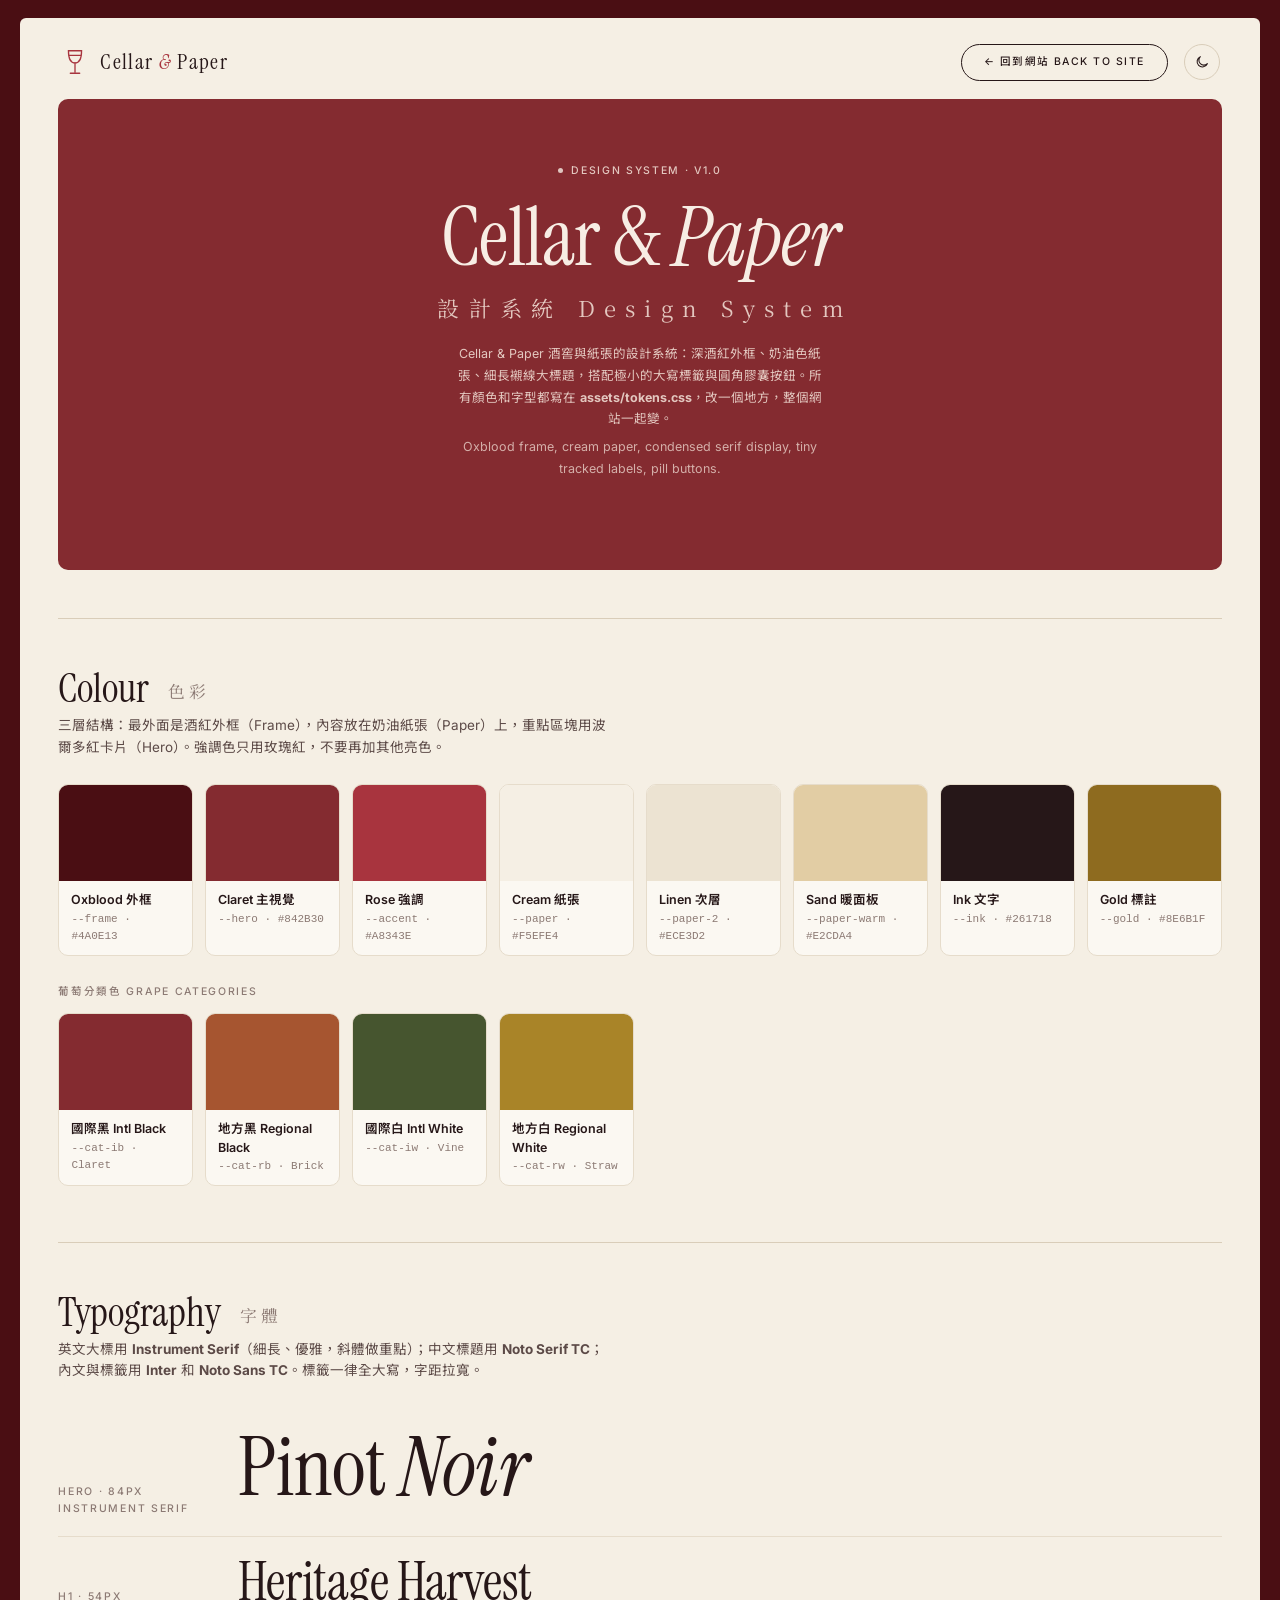
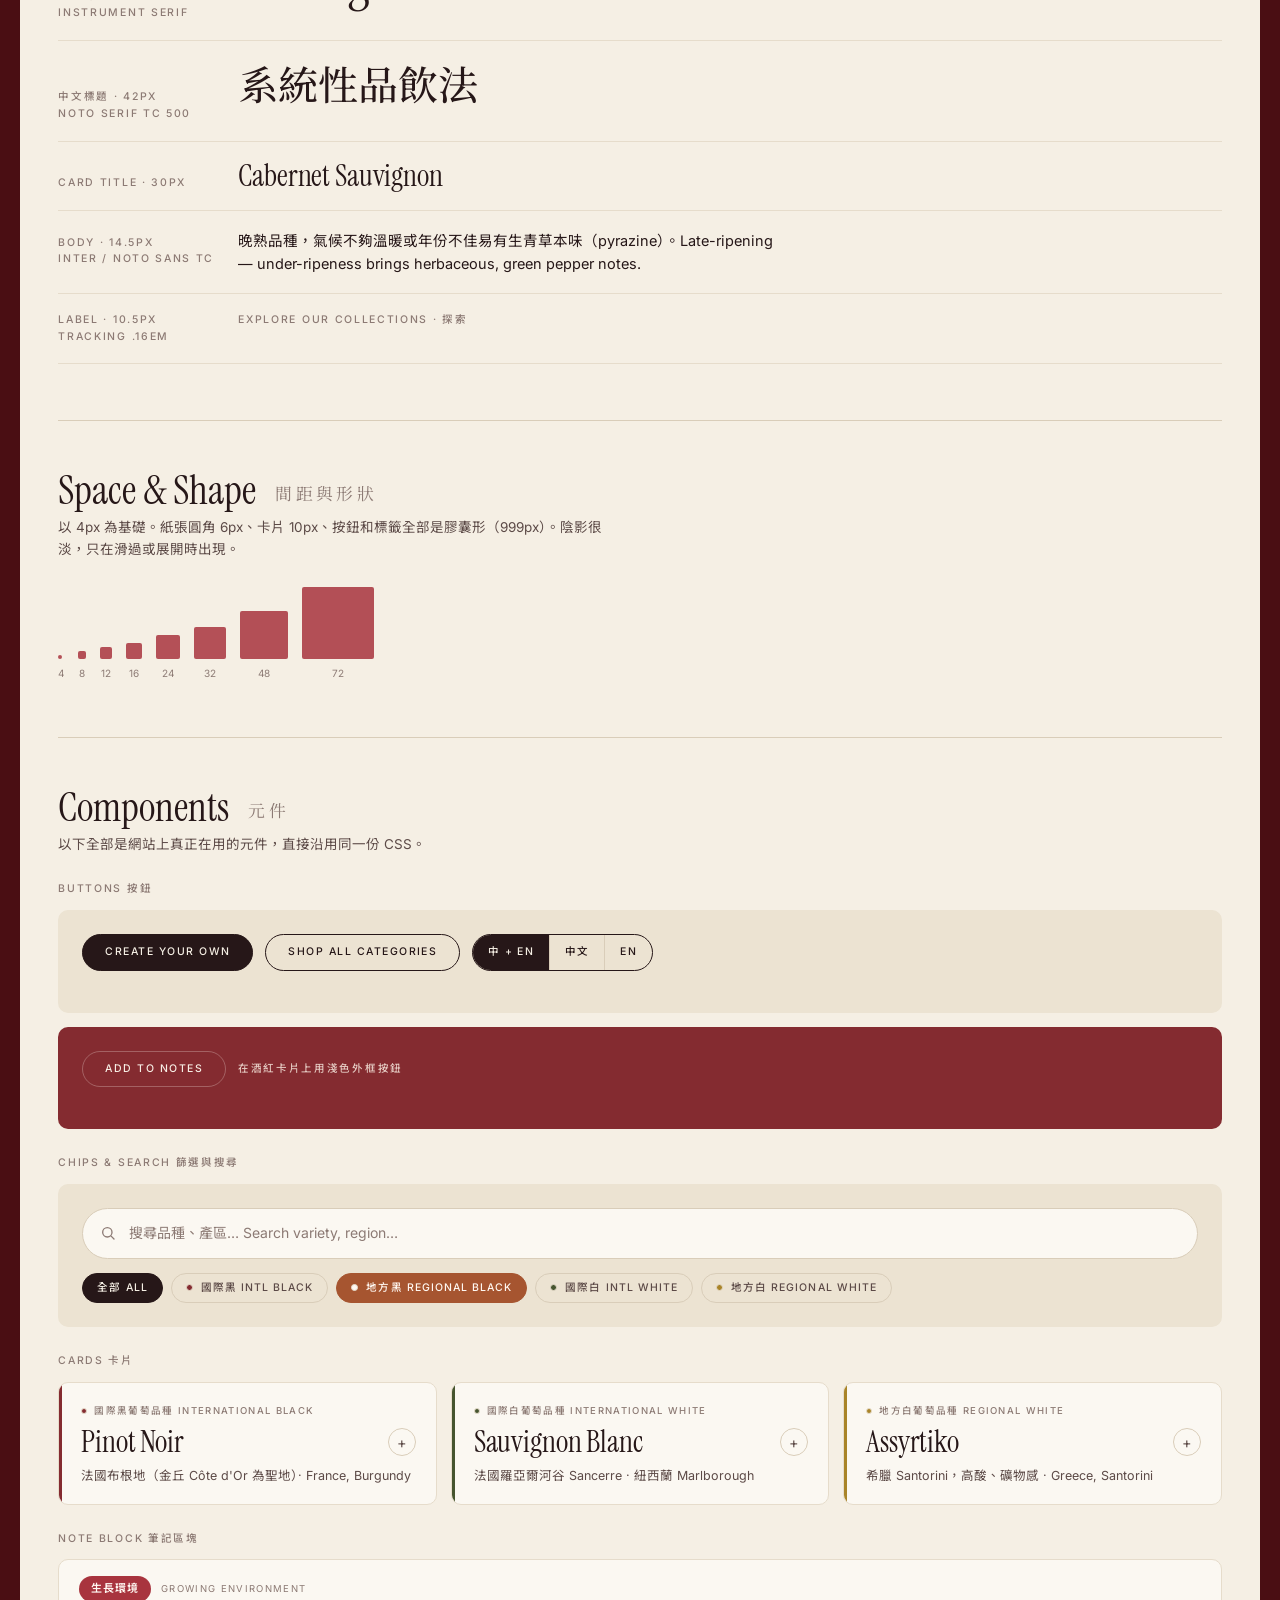
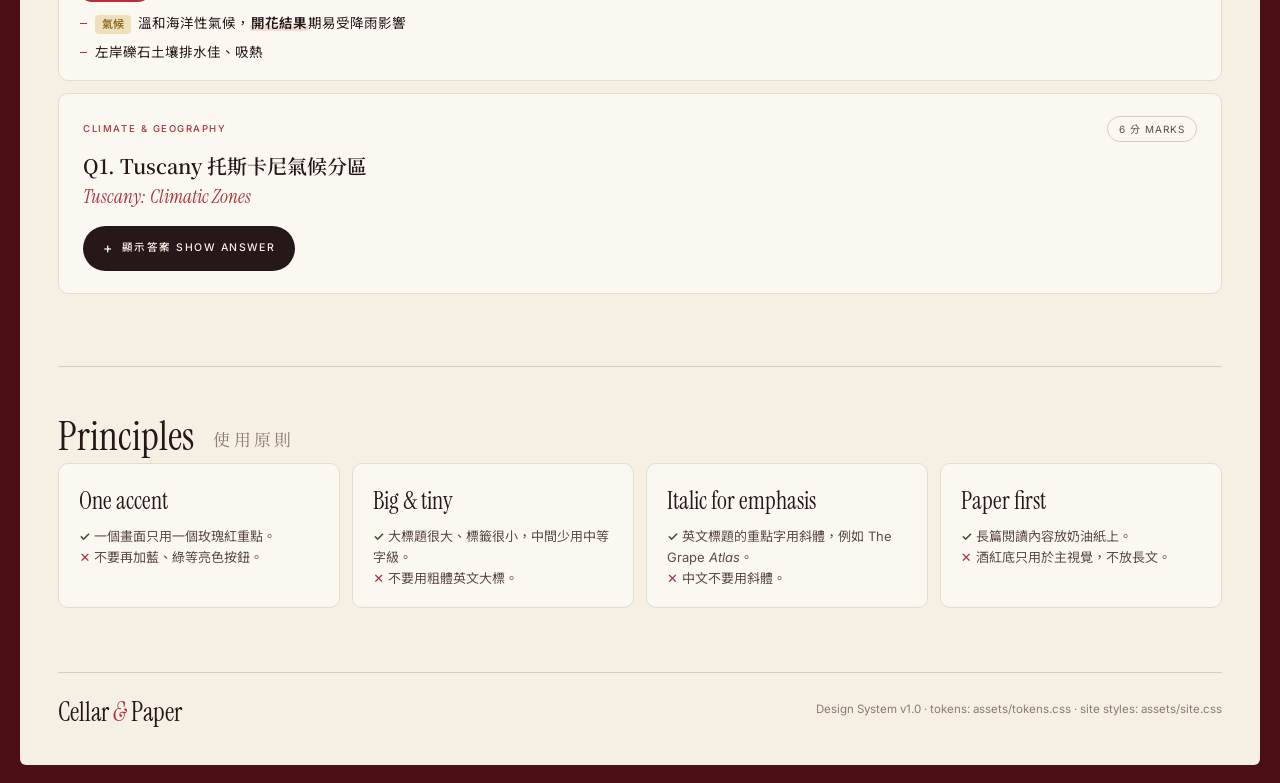
<file: design-system.html>
<!DOCTYPE html>
<html lang="zh-Hant">
<head>
<meta charset="utf-8">
<meta name="viewport" content="width=device-width, initial-scale=1">
<title>Design System · Cellar &amp; Paper</title>
<link rel="stylesheet" href="assets/tokens.css">
<link rel="stylesheet" href="assets/site.css">
<style>body{padding:18px}</style>
<style>
  .ds h2.ds-h{ font-family:var(--font-display); font-weight:400; font-size:var(--fs-h2); line-height:1.05; margin:0 0 6px; }
  .ds h2.ds-h small{ font-family:var(--font-serif-zh); font-size:.42em; color:var(--ink-faint); letter-spacing:.2em; margin-left:12px; vertical-align:middle; }
  .ds section{ padding:48px 0 8px; border-top:1px solid var(--line); margin-top:48px; }
  .ds .intro{ color:var(--ink-dim); max-width:62ch; margin:0 0 26px; font-size:13.5px; }
  .sw-grid{ display:grid; grid-template-columns:repeat(auto-fill,minmax(128px,1fr)); gap:12px; }
  .sw{ border-radius:var(--r-card); overflow:hidden; border:1px solid var(--line-soft); background:var(--surface); }
  .sw .chip-c{ height:96px; }
  .sw .meta{ padding:10px 12px; font-size:11.5px; line-height:1.5; }
  .sw .meta b{ display:block; font-weight:600; font-size:12.5px; }
  .sw .meta code{ color:var(--ink-faint); font-size:11px; }
  .type-row{ display:grid; grid-template-columns:160px 1fr; gap:20px; align-items:baseline; padding:18px 0; border-bottom:1px solid var(--line-soft); }
  .type-row .jc-label{ color:var(--ink-faint); line-height:1.6; }
  .demo-row{ display:flex; flex-wrap:wrap; gap:12px; align-items:center; margin-bottom:18px; }
  .demo-box{ background:var(--paper-2); border-radius:var(--r-card); padding:24px; margin-bottom:14px; }
  .demo-box.hero-bg{ background:var(--hero); color:var(--hero-ink); }
  .rules{ display:grid; grid-template-columns:repeat(auto-fit,minmax(240px,1fr)); gap:12px; }
  .rule{ background:var(--surface); border:1px solid var(--line-soft); border-radius:var(--r-card); padding:18px 20px; font-size:13px; color:var(--ink-dim); }
  .rule h3{ font-family:var(--font-display); font-weight:400; font-size:24px; color:var(--ink); margin:0 0 6px; }
  .rule .do{ color:var(--cat-iw); font-weight:600; } .rule .dont{ color:var(--accent); font-weight:600; }
  .space-row{ display:flex; align-items:flex-end; gap:14px; flex-wrap:wrap; }
  .space-row > div > div{ background:var(--accent); opacity:.85; border-radius:2px; }
  .space-row span{ display:block; font-size:10px; color:var(--ink-faint); margin-top:6px; text-align:center; }
  @media (max-width:600px){ .type-row{ grid-template-columns:1fr; gap:6px; } }
</style>
<script>try{if(localStorage.getItem('jc-theme')==='dark')document.documentElement.setAttribute('data-theme','dark');}catch(e){}</script>
</head>
<body>
<div class="wrap ds">
  <div class="topbar">
    <a class="brand" href="./"><svg class="brand-mark" viewBox="0 0 32 32" fill="none" stroke="currentColor" stroke-width="1.4" stroke-linecap="round" aria-hidden="true"><path d="M9 4h14c0 8-2 13-7 13S9 12 9 4z"/><path d="M10 9h12"/><path d="M16 17v10"/><path d="M11 28h10"/></svg><span class="brand-name">Cellar <i>&amp;</i> Paper</span></a>
    <div class="topbar-right"><a class="jc-btn" href="./">← 回到網站 Back to site</a><button class="jc-theme" type="button" id="theme-toggle" aria-label="切換夜間模式 Toggle dark mode"><svg class="moon" viewBox="0 0 24 24" fill="none" stroke="currentColor" stroke-width="1.6" stroke-linecap="round" stroke-linejoin="round"><path d="M20 14.5A8 8 0 1 1 9.5 4a6.5 6.5 0 0 0 10.5 10.5z"/></svg><svg class="sun" viewBox="0 0 24 24" fill="none" stroke="currentColor" stroke-width="1.6" stroke-linecap="round"><circle cx="12" cy="12" r="4"/><path d="M12 2v2M12 20v2M2 12h2M20 12h2M4.9 4.9l1.4 1.4M17.7 17.7l1.4 1.4M4.9 19.1l1.4-1.4M17.7 6.3l1.4-1.4"/></svg></button></div>
  </div>

  <header class="site" style="grid-template-columns:1fr;">
    <div class="hero-text">
      <p class="eyebrow"><span class="dot"></span>Design System · v1.0</p>
      <h1><span class="en">Cellar &amp; <i>Paper</i></span><span class="zh">設計系統 Design System</span></h1>
      <p class="lede">Cellar &amp; Paper 酒窖與紙張的設計系統：深酒紅外框、奶油色紙張、細長襯線大標題，搭配極小的大寫標籤與圓角膠囊按鈕。所有顏色和字型都寫在 <b>assets/tokens.css</b>，改一個地方，整個網站一起變。<span class="en">Oxblood frame, cream paper, condensed serif display, tiny tracked labels, pill buttons.</span></p>
    </div>
  </header>

  <!-- COLOR -->
  <section>
    <h2 class="ds-h">Colour <small>色彩</small></h2>
    <p class="intro">三層結構：最外面是酒紅外框（Frame），內容放在奶油紙張（Paper）上，重點區塊用波爾多紅卡片（Hero）。強調色只用玫瑰紅，不要再加其他亮色。</p>
    <div class="sw-grid">
      <div class="sw"><div class="chip-c" style="background:#4A0E13"></div><div class="meta"><b>Oxblood 外框</b><code>--frame · #4A0E13</code></div></div>
      <div class="sw"><div class="chip-c" style="background:#842B30"></div><div class="meta"><b>Claret 主視覺</b><code>--hero · #842B30</code></div></div>
      <div class="sw"><div class="chip-c" style="background:#A8343E"></div><div class="meta"><b>Rose 強調</b><code>--accent · #A8343E</code></div></div>
      <div class="sw"><div class="chip-c" style="background:#F5EFE4"></div><div class="meta"><b>Cream 紙張</b><code>--paper · #F5EFE4</code></div></div>
      <div class="sw"><div class="chip-c" style="background:#ECE3D2"></div><div class="meta"><b>Linen 次層</b><code>--paper-2 · #ECE3D2</code></div></div>
      <div class="sw"><div class="chip-c" style="background:#E2CDA4"></div><div class="meta"><b>Sand 暖面板</b><code>--paper-warm · #E2CDA4</code></div></div>
      <div class="sw"><div class="chip-c" style="background:#261718"></div><div class="meta"><b>Ink 文字</b><code>--ink · #261718</code></div></div>
      <div class="sw"><div class="chip-c" style="background:#8E6B1F"></div><div class="meta"><b>Gold 標註</b><code>--gold · #8E6B1F</code></div></div>
    </div>
    <h3 class="jc-label" style="color:var(--ink-faint);margin:28px 0 12px;">葡萄分類色 Grape categories</h3>
    <div class="sw-grid">
      <div class="sw"><div class="chip-c" style="background:var(--cat-ib)"></div><div class="meta"><b>國際黑 Intl Black</b><code>--cat-ib · Claret</code></div></div>
      <div class="sw"><div class="chip-c" style="background:var(--cat-rb)"></div><div class="meta"><b>地方黑 Regional Black</b><code>--cat-rb · Brick</code></div></div>
      <div class="sw"><div class="chip-c" style="background:var(--cat-iw)"></div><div class="meta"><b>國際白 Intl White</b><code>--cat-iw · Vine</code></div></div>
      <div class="sw"><div class="chip-c" style="background:var(--cat-rw)"></div><div class="meta"><b>地方白 Regional White</b><code>--cat-rw · Straw</code></div></div>
    </div>
  </section>

  <!-- TYPE -->
  <section>
    <h2 class="ds-h">Typography <small>字體</small></h2>
    <p class="intro">英文大標用 <b>Instrument Serif</b>（細長、優雅，斜體做重點）；中文標題用 <b>Noto Serif TC</b>；內文與標籤用 <b>Inter</b> 和 <b>Noto Sans TC</b>。標籤一律全大寫，字距拉寬。</p>
    <div class="type-row"><span class="jc-label">Hero · 84px<br>Instrument Serif</span><span class="jc-display" style="font-size:var(--fs-hero)">Pinot <i>Noir</i></span></div>
    <div class="type-row"><span class="jc-label">H1 · 54px<br>Instrument Serif</span><span class="jc-display" style="font-size:var(--fs-h1)">Heritage Harvest</span></div>
    <div class="type-row"><span class="jc-label">中文標題 · 42px<br>Noto Serif TC 500</span><span style="font-family:var(--font-serif-zh);font-weight:500;font-size:40px;line-height:1.2">系統性品飲法</span></div>
    <div class="type-row"><span class="jc-label">Card title · 30px</span><span class="grape-name">Cabernet Sauvignon</span></div>
    <div class="type-row"><span class="jc-label">Body · 14.5px<br>Inter / Noto Sans TC</span><span style="max-width:60ch">晚熟品種，氣候不夠溫暖或年份不佳易有生青草本味（pyrazine）。Late-ripening — under-ripeness brings herbaceous, green pepper notes.</span></div>
    <div class="type-row"><span class="jc-label">Label · 10.5px<br>tracking .16em</span><span class="jc-label">Explore our collections · 探索</span></div>
  </section>

  <!-- SPACE -->
  <section>
    <h2 class="ds-h">Space &amp; Shape <small>間距與形狀</small></h2>
    <p class="intro">以 4px 為基礎。紙張圓角 6px、卡片 10px、按鈕和標籤全部是膠囊形（999px）。陰影很淡，只在滑過或展開時出現。</p>
    <div class="space-row">
      <div><div style="width:4px;height:4px"></div><span>4</span></div>
      <div><div style="width:8px;height:8px"></div><span>8</span></div>
      <div><div style="width:12px;height:12px"></div><span>12</span></div>
      <div><div style="width:16px;height:16px"></div><span>16</span></div>
      <div><div style="width:24px;height:24px"></div><span>24</span></div>
      <div><div style="width:32px;height:32px"></div><span>32</span></div>
      <div><div style="width:48px;height:48px"></div><span>48</span></div>
      <div><div style="width:72px;height:72px"></div><span>72</span></div>
    </div>
  </section>

  <!-- COMPONENTS -->
  <section>
    <h2 class="ds-h">Components <small>元件</small></h2>
    <p class="intro">以下全部是網站上真正在用的元件，直接沿用同一份 CSS。</p>

    <h3 class="jc-label" style="color:var(--ink-faint);margin:0 0 12px;">Buttons 按鈕</h3>
    <div class="demo-box"><div class="demo-row">
      <a class="jc-btn jc-btn--solid" href="#">Create your own</a>
      <a class="jc-btn" href="#">Shop all categories</a>
      <span class="lang-toggle"><button class="active">中 + EN</button><button>中文</button><button>EN</button></span>
    </div></div>
    <div class="demo-box hero-bg"><div class="demo-row hero-cta" style="justify-content:flex-start">
      <a class="jc-btn" href="#">Add to notes</a><span class="jc-label" style="color:var(--hero-ink-dim)">在酒紅卡片上用淺色外框按鈕</span>
    </div></div>

    <h3 class="jc-label" style="color:var(--ink-faint);margin:26px 0 12px;">Chips &amp; search 篩選與搜尋</h3>
    <div class="demo-box">
      <div class="search-box" style="margin-bottom:14px"><svg viewBox="0 0 24 24" fill="none" stroke="currentColor" stroke-width="2" stroke-linecap="round"><circle cx="11" cy="11" r="7"/><path d="M21 21l-4.3-4.3"/></svg><input type="text" placeholder="搜尋品種、產區… Search variety, region…"></div>
      <div class="chip-row">
        <button class="chip active">全部 All</button>
        <button class="chip" data-cat="IB"><span class="sw"></span>國際黑 Intl Black</button>
        <button class="chip active" data-cat="RB"><span class="sw"></span>地方黑 Regional Black</button>
        <button class="chip" data-cat="IW"><span class="sw"></span>國際白 Intl White</button>
        <button class="chip" data-cat="RW"><span class="sw"></span>地方白 Regional White</button>
      </div>
    </div>

    <h3 class="jc-label" style="color:var(--ink-faint);margin:26px 0 12px;">Cards 卡片</h3>
    <div id="grid" style="margin-top:0">
      <div class="card"><div class="card-head"><span class="cat-badge" data-cat="IB"><span class="sw"></span>國際黑葡萄品種 International Black</span><div class="card-top"><span class="grape-name">Pinot Noir</span><span class="chev">+</span></div><div class="teaser">法國布根地（金丘 Côte d'Or 為聖地）· France, Burgundy</div></div></div>
      <div class="card"><div class="card-head"><span class="cat-badge" data-cat="IW"><span class="sw"></span>國際白葡萄品種 International White</span><div class="card-top"><span class="grape-name">Sauvignon Blanc</span><span class="chev">+</span></div><div class="teaser">法國羅亞爾河谷 Sancerre · 紐西蘭 Marlborough</div></div></div>
      <div class="card"><div class="card-head"><span class="cat-badge" data-cat="RW"><span class="sw"></span>地方白葡萄品種 Regional White</span><div class="card-top"><span class="grape-name">Assyrtiko</span><span class="chev">+</span></div><div class="teaser">希臘 Santorini，高酸、礦物感 · Greece, Santorini</div></div></div>
    </div>

    <h3 class="jc-label" style="color:var(--ink-faint);margin:26px 0 12px;">Note block 筆記區塊</h3>
    <div class="nblock">
      <div class="field-label"><span class="zh">生長環境</span><span class="en">Growing environment</span></div>
      <ul class="bullets"><li><span class="bullet-tag">氣候</span>溫和海洋性氣候，<mark class="kp">開花結果</mark>期易受降雨影響</li><li>左岸礫石土壤排水佳、吸熱</li></ul>
    </div>
    <div class="exam-card">
      <div class="exam-head-top"><span class="section-tag">Climate &amp; Geography</span><span class="exam-marks">6 分 marks</span></div>
      <h2 class="exam-q-title">Q1. Tuscany 托斯卡尼氣候分區<span class="en">Tuscany: Climatic Zones</span></h2>
      <details class="exam-answer"><summary>顯示答案 Show answer</summary><div class="exam-answer-body"><div class="exam-tips"><span class="tip-label">Tip · 答題提示</span>先寫地形，再寫調節因素。</div></div></details>
    </div>
  </section>

  <!-- RULES -->
  <section>
    <h2 class="ds-h">Principles <small>使用原則</small></h2>
    <div class="rules">
      <div class="rule"><h3>One accent</h3><span class="do">✓</span> 一個畫面只用一個玫瑰紅重點。<br><span class="dont">✕</span> 不要再加藍、綠等亮色按鈕。</div>
      <div class="rule"><h3>Big &amp; tiny</h3><span class="do">✓</span> 大標題很大、標籤很小，中間少用中等字級。<br><span class="dont">✕</span> 不要用粗體英文大標。</div>
      <div class="rule"><h3>Italic for emphasis</h3><span class="do">✓</span> 英文標題的重點字用斜體，例如 The Grape <i>Atlas</i>。<br><span class="dont">✕</span> 中文不要用斜體。</div>
      <div class="rule"><h3>Paper first</h3><span class="do">✓</span> 長篇閱讀內容放奶油紙上。<br><span class="dont">✕</span> 酒紅底只用於主視覺，不放長文。</div>
    </div>
  </section>

  <footer class="site">
    <div class="foot-brand">Cellar <i>&amp;</i> Paper</div>
    <div>Design System v1.0 · tokens: assets/tokens.css · site styles: assets/site.css</div>
  </footer>
</div>
<script>(function(){var b=document.getElementById('theme-toggle');if(!b)return;b.addEventListener('click',function(){var r=document.documentElement,d=r.getAttribute('data-theme')==='dark';if(d)r.removeAttribute('data-theme');else r.setAttribute('data-theme','dark');try{localStorage.setItem('jc-theme',d?'light':'dark');}catch(e){}});})();</script>
</body>
</html>
</file>
<file: assets/tokens.css>
/* ==========================================================
   Cellar & Paper 酒窖與紙張 — Design System Tokens  v1.0
   酒窖紙本風格：深酒紅外框 + 奶油紙張 + 細長襯線字
   ========================================================== */
@import url('https://fonts.googleapis.com/css2?family=Instrument+Serif:ital@0;1&family=Inter:wght@400;500;600&family=Noto+Sans+TC:wght@400;500;700&family=Noto+Serif+TC:wght@400;500;600&display=swap');

:root{
  /* ---- Raw palette 原色 ---- */
  --jc-oxblood:   #4A0E13;  /* 外框、最深底色 */
  --jc-claret:    #842B30;  /* 主視覺卡片 */
  --jc-claret-dk: #6A1F24;
  --jc-rose:      #A8343E;  /* 強調文字、連結 */
  --jc-cream:     #F5EFE4;  /* 紙張 */
  --jc-linen:     #ECE3D2;  /* 次層紙張 */
  --jc-sand:      #E2CDA4;  /* 暖色面板 */
  --jc-vine:      #46552F;  /* 葡萄藤綠 */
  --jc-brick:     #A65530;  /* 磚紅 */
  --jc-straw:     #A98428;  /* 麥稈金 */
  --jc-ink:       #261718;  /* 主文字 */
  --jc-ink-2:     #5C4A47;
  --jc-ink-3:     #8C7A74;

  /* ---- Semantic 語意色 ---- */
  --frame:        var(--jc-oxblood);
  --paper:        var(--jc-cream);
  --surface:      #FBF8F2;  /* 卡片 */
  --paper-2:      var(--jc-linen);
  --paper-warm:   var(--jc-sand);
  --hero:         var(--jc-claret);
  --hero-ink:     #F7EDE4;
  --hero-ink-dim: #E3C7BF;
  --hero-line:    rgba(247,237,228,.28);
  --ink:          var(--jc-ink);
  --ink-dim:      var(--jc-ink-2);
  --ink-faint:    var(--jc-ink-3);
  --line:         #D9CDB9;
  --line-soft:    #E6DCCB;
  --accent:       var(--jc-rose);
  --accent-ink:   #FFF8F2;
  --accent-soft:  #F1DCD8;
  --gold:         #8E6B1F;
  --gold-soft:    #EEE0BF;
  --focus:        #2F6B74;

  /* 葡萄分類色 Grape categories */
  --cat-ib: var(--jc-claret);   /* 國際黑 */
  --cat-rb: var(--jc-brick);    /* 地方黑 */
  --cat-iw: var(--jc-vine);     /* 國際白 */
  --cat-rw: var(--jc-straw);    /* 地方白 */

  /* ---- Typography 字體 ---- */
  --font-display: "Instrument Serif", "Noto Serif TC", Georgia, serif;
  --font-serif-zh:"Noto Serif TC", "Instrument Serif", serif;
  --font-body:    "Inter", "Noto Sans TC", system-ui, sans-serif;

  --fs-hero:  clamp(44px, 6.4vw, 84px);
  --fs-h1:    clamp(34px, 4.4vw, 54px);
  --fs-h2:    clamp(28px, 3.2vw, 40px);
  --fs-h3:    24px;
  --fs-body:  14.5px;
  --fs-small: 12.5px;
  --fs-label: 10.5px;
  --track-label: .16em;

  /* ---- Space / shape 間距與形狀 ---- */
  --sp-1:4px; --sp-2:8px; --sp-3:12px; --sp-4:16px; --sp-5:24px; --sp-6:32px; --sp-7:48px; --sp-8:72px;
  --r-sheet: 6px;
  --r-card:  10px;
  --r-pill:  999px;
  --shadow:  0 1px 0 rgba(38,23,24,.04), 0 10px 30px -18px rgba(38,23,24,.35);
  --ease: cubic-bezier(.2,.7,.2,1);
}

/* ---- Dark 夜間模式（手動切換，預設一律淺色紙張）----
   以中性炭灰為底，降低紅棕色調，文字對比提高到 AA 以上 */
:root[data-theme="dark"]{
  --frame:#0F0D0C; --paper:#1A1817; --surface:#24211F; --paper-2:#2A2624; --paper-warm:#2F2A22;
  --hero:#6B2328; --hero-ink:#FAF3EC; --hero-ink-dim:#E6CFC8; --hero-line:rgba(250,243,236,.25);
  --ink:#F1EBE4; --ink-dim:#CFC6BD; --ink-faint:#A39A91;
  --line:#3D3835; --line-soft:#322E2B;
  --accent:#F0A1A8; --accent-ink:#2A0F12; --accent-soft:#3E2A2C;
  --gold:#E8CB8A; --gold-soft:#3A3122; --focus:#8FD3DD;
  --cat-ib:#F0A1A8; --cat-rb:#EDB08F; --cat-iw:#B7CB95; --cat-rw:#E8CB8A;
  --shadow:0 1px 0 rgba(0,0,0,.25), 0 14px 34px -18px rgba(0,0,0,.75);
  color-scheme:dark;
}
:root{ color-scheme:light; }

/* ---- Core primitives 基礎元件（可在任何頁面重複使用）---- */
.jc-label{ font-family:var(--font-body); font-size:var(--fs-label); font-weight:500; letter-spacing:var(--track-label); text-transform:uppercase; }
.jc-display{ font-family:var(--font-display); font-weight:400; line-height:1.02; letter-spacing:-.005em; }
.jc-btn{ display:inline-flex; align-items:center; gap:8px; font:500 10.5px/1 var(--font-body); letter-spacing:.14em; text-transform:uppercase; padding:12px 22px; border-radius:var(--r-pill); border:1px solid currentColor; background:transparent; color:inherit; cursor:pointer; text-decoration:none; transition:background .2s var(--ease), color .2s var(--ease); }
.jc-btn--solid{ background:var(--ink); color:var(--paper); border-color:var(--ink); }
.jc-btn:hover{ background:var(--ink); color:var(--paper); border-color:var(--ink); }
.jc-btn--solid:hover{ background:var(--accent); border-color:var(--accent); }

/* Theme toggle 夜間切換鈕 */
.jc-theme{ width:36px; height:36px; border-radius:50%; border:1px solid var(--line); background:transparent; color:var(--ink); display:inline-flex; align-items:center; justify-content:center; cursor:pointer; transition:background .2s, color .2s; }
.jc-theme:hover{ background:var(--ink); color:var(--paper); border-color:var(--ink); }
.jc-theme svg{ width:16px; height:16px; }
.jc-theme .sun{ display:none; }
:root[data-theme="dark"] .jc-theme .sun{ display:block; }
:root[data-theme="dark"] .jc-theme .moon{ display:none; }
</file>
<file: assets/site.css>
/* ==========================================================
   Cellar & Paper — legacy content styles（建立在 tokens.css 之上）
   ========================================================== */
*{ box-sizing:border-box; }
html{ -webkit-text-size-adjust:100%; }
body{
  margin:0;
  background:var(--frame);
  color:var(--ink);
  font-family:var(--font-body);
  font-size:var(--fs-body);
  line-height:1.6;
  padding:18px;
  -webkit-font-smoothing:antialiased;
}
a{ color:inherit; }
::selection{ background:var(--accent-soft); }
button{ font:inherit; }
:focus-visible{ outline:2px solid var(--focus); outline-offset:2px; }

/* 紙張：整頁內容放在一張奶油色紙上 */
.wrap{
  max-width:1240px;
  margin-inline:auto;
  background:var(--paper);
  border-radius:var(--r-sheet);
  padding:22px clamp(16px,3vw,40px) 40px;
}

/* ---------- Top bar ---------- */
.topbar{
  display:flex; align-items:center; justify-content:space-between; gap:12px;
  padding:4px 2px 18px;
}
.brand{ display:flex; align-items:center; gap:10px; text-decoration:none; }
.brand-mark{ width:30px; height:30px; color:var(--accent); }
.brand-name{ font-family:var(--font-display); font-size:22px; letter-spacing:.06em; line-height:1; }
.brand-name i{ color:var(--accent); }
.topbar .jc-label{ color:var(--ink-faint); }

/* ---------- Hero (claret card) ---------- */
header.site{
  display:grid;
  grid-template-columns:minmax(0,1.15fr) minmax(0,.85fr);
  background:var(--hero);
  color:var(--hero-ink);
  border-radius:var(--r-card);
  overflow:hidden;
  position:relative;
}
.hero-text{
  padding:clamp(28px,5vw,64px) clamp(22px,4vw,56px);
  display:flex; flex-direction:column; align-items:center; text-align:center;
}
.eyebrow{
  font-size:var(--fs-label); letter-spacing:var(--track-label); text-transform:uppercase; font-weight:500;
  color:var(--hero-ink-dim);
  display:flex; align-items:center; gap:8px;
  margin:0 0 18px;
}
.eyebrow .dot{ width:5px; height:5px; border-radius:50%; background:var(--hero-ink); opacity:.8; }
h1{ margin:0 0 18px; font-weight:400; }
h1 .en{
  display:block;
  font-family:var(--font-display);
  font-size:var(--fs-hero);
  line-height:.98;
  letter-spacing:-.01em;
}
h1 .en i{ font-style:italic; }
h1 .zh{
  display:block;
  font-family:var(--font-serif-zh);
  font-weight:400;
  font-size:clamp(17px,1.8vw,22px);
  letter-spacing:.42em;
  margin-top:12px;
  padding-left:.42em;
  color:var(--hero-ink-dim);
}
.lede{
  font-size:12.5px; line-height:1.75;
  color:var(--hero-ink-dim);
  max-width:46ch;
  margin:0 0 26px;
}
.lede .en{ display:block; margin-top:6px; opacity:.85; }

.stat-row{
  display:flex; flex-wrap:wrap; justify-content:center; row-gap:16px;
  margin:0 0 26px;
}
.stat{
  padding:2px 16px;
  text-align:center;
  border-left:1px solid var(--hero-line);
}
.stat:first-child{ border-left:none; }
.stat .l{
  order:-1;
  font-size:9.5px; letter-spacing:.1em; text-transform:uppercase;
  color:var(--hero-ink-dim); line-height:1.35;
}
.stat{ display:flex; flex-direction:column; gap:4px; }
.stat .n{
  font-family:var(--font-serif-zh);
  font-weight:400;
  font-size:26px; line-height:1;
  font-variant-numeric:lining-nums;
}
.hero-cta{ display:flex; gap:10px; flex-wrap:wrap; justify-content:center; }
.hero-cta .jc-btn{ color:var(--hero-ink); border-color:var(--hero-line); }
.hero-cta .jc-btn:hover{ background:var(--hero-ink); color:var(--hero); border-color:var(--hero-ink); }

.hero-art{
  position:relative;
  background:var(--jc-claret-dk);
  border-left:1px solid var(--hero-line);
  display:flex; align-items:center; justify-content:center;
  min-height:340px;
  overflow:hidden;
}
:root[data-theme="dark"] .hero-art{ background:#561B20; }
.topbar-right{ display:flex; align-items:center; gap:16px; }
.hero-art svg{ width:min(78%,360px); height:auto; color:var(--hero-ink); }
.hero-art .caption{
  position:absolute; left:22px; bottom:18px; right:22px;
  display:flex; justify-content:space-between;
  font-size:9.5px; letter-spacing:.14em; text-transform:uppercase; color:var(--hero-ink-dim);
}

/* ---------- Module nav ---------- */
.module-bar{
  display:flex; align-items:flex-end; justify-content:space-between; gap:18px; flex-wrap:wrap;
  padding:34px 2px 6px;
}
.module-bar .jc-label{ color:var(--ink-faint); display:block; margin-bottom:10px; }
.modules{ display:flex; flex-wrap:wrap; gap:4px 22px; margin:0; }
.module-pill{
  background:none; border:none; padding:2px 0; cursor:pointer;
  font-family:var(--font-display);
  font-size:clamp(22px,2.2vw,28px);
  line-height:1.15;
  color:var(--ink);
  position:relative;
  transition:color .2s var(--ease);
}
.module-pill .zh{ font-family:var(--font-serif-zh); font-size:.62em; letter-spacing:.08em; margin-right:6px; color:var(--ink-faint); vertical-align:2px; }
.module-pill:hover{ color:var(--accent); }
.module-pill.active{ color:var(--accent); }
.module-pill.active::after{
  content:""; position:absolute; left:0; right:0; bottom:-3px; height:1px; background:currentColor;
}
.module-pill.active .zh{ color:var(--accent); }

/* Language toggle – small outline pill group */
.lang-toggle{
  display:inline-flex; flex:0 0 auto;
  border:1px solid var(--ink); border-radius:var(--r-pill); overflow:hidden;
  margin:0 !important;
}
.lang-toggle button{
  font-size:10.5px; letter-spacing:.12em; text-transform:uppercase; font-weight:500;
  padding:9px 15px; border:none; background:transparent; color:var(--ink); cursor:pointer;
}
.lang-toggle button + button{ border-left:1px solid var(--line); }
.lang-toggle button.active{ background:var(--ink); color:var(--paper); }
.lang-toggle button:focus-visible{ outline-offset:-3px; }

/* ---------- Views ---------- */
.view[hidden]{ display:none; }

/* ---------- Controls (sticky search) ---------- */
.controls{
  position:sticky; top:0; z-index:20;
  background:var(--paper);
  padding-block:18px 14px;
  display:flex; flex-direction:column; gap:12px;
  border-bottom:1px solid var(--line);
}
.search-row{ display:flex; gap:10px; }
.search-box{ position:relative; flex:1 1 auto; }
.search-box svg{
  position:absolute; left:18px; top:50%; transform:translateY(-50%);
  width:16px; height:16px; color:var(--ink-faint); pointer-events:none;
}
.search-box input{
  width:100%;
  font:inherit; font-size:14px;
  padding:13px 18px 13px 46px;
  border-radius:var(--r-pill);
  border:1px solid var(--line);
  background:var(--surface);
  color:var(--ink);
  transition:border-color .2s var(--ease);
}
.search-box input:hover{ border-color:var(--ink-faint); }
.search-box input:focus-visible{ outline:none; border-color:var(--ink); box-shadow:0 0 0 3px var(--accent-soft); }
.search-box input::placeholder{ color:var(--ink-faint); }

.chip-row{ display:flex; gap:8px; flex-wrap:wrap; }
.chip{
  font-size:10.5px; letter-spacing:.1em; text-transform:uppercase; font-weight:500;
  padding:8px 14px; border-radius:var(--r-pill);
  border:1px solid var(--line); background:transparent; color:var(--ink-dim);
  cursor:pointer; display:inline-flex; align-items:center; gap:8px; line-height:1.2;
  transition:all .2s var(--ease);
}
.chip .sw{ width:7px; height:7px; border-radius:50%; background:currentColor; flex:0 0 auto; }
.chip:hover{ border-color:var(--ink); color:var(--ink); }
.chip.active{ background:var(--ink); color:var(--paper); border-color:var(--ink); }
.chip[data-cat="IB"] .sw{ background:var(--cat-ib); }
.chip[data-cat="RB"] .sw{ background:var(--cat-rb); }
.chip[data-cat="IW"] .sw{ background:var(--cat-iw); }
.chip[data-cat="RW"] .sw{ background:var(--cat-rw); }
.chip.active[data-cat="IB"]{ background:var(--cat-ib); border-color:var(--cat-ib); color:#FFF8F2; }
.chip.active[data-cat="RB"]{ background:var(--cat-rb); border-color:var(--cat-rb); color:#FFF8F2; }
.chip.active[data-cat="IW"]{ background:var(--cat-iw); border-color:var(--cat-iw); color:#FFF8F2; }
.chip.active[data-cat="RW"]{ background:var(--cat-rw); border-color:var(--cat-rw); color:#FFF8F2; }
.chip.active .sw{ background:currentColor !important; }

.result-line{
  font-size:10.5px; letter-spacing:.1em; text-transform:uppercase;
  color:var(--ink-faint);
  display:flex; justify-content:space-between; align-items:center; min-height:16px;
}
.result-line button{
  font:inherit; background:none; border:none; color:var(--accent); cursor:pointer; padding:0;
  border-bottom:1px solid currentColor;
}

/* ---------- Grape cards ---------- */
#grid{
  display:grid;
  grid-template-columns:repeat(auto-fill,minmax(290px,1fr));
  gap:14px;
  margin-top:20px;
  align-items:stretch;
}
.card{
  background:var(--surface);
  border:1px solid var(--line-soft);
  border-radius:var(--r-card);
  overflow:hidden;
  transition:box-shadow .25s var(--ease), border-color .25s var(--ease), transform .25s var(--ease);
  position:relative;
}
.card::before{
  content:""; position:absolute; left:0; top:0; bottom:0; width:3px; background:var(--cat-ib);
}
.card:has(.cat-badge[data-cat="RB"])::before{ background:var(--cat-rb); }
.card:has(.cat-badge[data-cat="IW"])::before{ background:var(--cat-iw); }
.card:has(.cat-badge[data-cat="RW"])::before{ background:var(--cat-rw); }
.card:hover{ box-shadow:var(--shadow); border-color:var(--line); }
.card.open{ box-shadow:var(--shadow); grid-column:1 / -1; }
.card-head{
  width:100%; text-align:left; background:none; border:none;
  padding:20px 20px 18px 22px; cursor:pointer;
  display:flex; flex-direction:column; gap:8px; color:inherit; font:inherit;
}
.card-head:focus-visible{ outline-offset:-3px; border-radius:var(--r-card); }
.card-top{ display:flex; align-items:flex-start; justify-content:space-between; gap:12px; }
.grape-name{
  font-family:var(--font-display);
  font-weight:400;
  font-size:30px;
  line-height:1.05;
  letter-spacing:-.005em;
}
.chev{
  flex:0 0 auto; width:28px; height:28px; border-radius:50%;
  border:1px solid var(--line); display:flex; align-items:center; justify-content:center;
  color:var(--ink-dim); transition:transform .25s var(--ease), background .2s, color .2s; margin-top:2px;
}
.card-head:hover .chev{ background:var(--ink); color:var(--paper); border-color:var(--ink); }
.card.open .chev{ transform:rotate(45deg); }
.cat-badge{
  align-self:flex-start;
  font-size:9.5px; letter-spacing:.14em; text-transform:uppercase; font-weight:500;
  display:inline-flex; align-items:center; gap:7px;
  color:var(--ink-faint); background:none; padding:0;
}
.cat-badge .sw{ width:6px; height:6px; border-radius:50%; }
.cat-badge[data-cat="IB"] .sw{ background:var(--cat-ib); }
.cat-badge[data-cat="RB"] .sw{ background:var(--cat-rb); }
.cat-badge[data-cat="IW"] .sw{ background:var(--cat-iw); }
.cat-badge[data-cat="RW"] .sw{ background:var(--cat-rw); }
.teaser{
  font-size:12.5px; color:var(--ink-dim); line-height:1.6;
  display:-webkit-box; -webkit-line-clamp:2; -webkit-box-orient:vertical; overflow:hidden;
}
.teaser-en-sep{ color:var(--ink-faint); }

.card-body{
  border-top:1px solid var(--line-soft);
  padding:6px 22px 22px;
  display:grid; grid-template-columns:repeat(auto-fit,minmax(320px,1fr)); column-gap:36px;
}
.card[data-open="false"] .card-body{ display:none; }

.field{ padding-block:16px; border-bottom:1px solid var(--line-soft); }
.field:last-child{ border-bottom:none; }
.field-label{ display:flex; align-items:baseline; gap:10px; margin-bottom:10px; }
.field-num{
  font-family:var(--font-display); font-style:italic;
  font-size:20px; line-height:1; color:var(--accent); background:none; padding:0;
}
.field-label .zh{ font-family:var(--font-serif-zh); font-weight:600; font-size:14.5px; }
.field-label .en{ font-size:9.5px; letter-spacing:.14em; text-transform:uppercase; color:var(--ink-faint); }

.bullets{ margin:0; padding:0; list-style:none; display:flex; flex-direction:column; gap:6px; }
.bullets li{ font-size:13.5px; line-height:1.7; padding-left:16px; position:relative; color:var(--ink); }
.bullets li::before{
  content:""; position:absolute; left:1px; top:11px; width:7px; height:1px; background:var(--accent);
}
.bullets.en li{ color:var(--ink-dim); font-size:12.5px; }
.bullets.en li::before{ background:var(--ink-faint); }

.lang-block + .lang-block{ margin-top:10px; }
body[data-lang="zh"] .lang-block.en,
body[data-lang="en"] .lang-block.zh{ display:none; }
body[data-lang="en"] .field-label .zh{ display:none; }
body[data-lang="zh"] .field-label .en{ display:none; }
body[data-lang="en"] .grape-teaser-zh{ display:none; }

.empty{
  display:none; text-align:center; padding:72px 20px; color:var(--ink-faint);
  border:1px dashed var(--line); border-radius:var(--r-card); margin-top:20px;
}
.empty.show{ display:block; }
.empty .big{ font-family:var(--font-display); font-size:32px; color:var(--ink-dim); margin-bottom:6px; }

/* ---------- Two-column reading layout (notes / regions / framework / exam) ---------- */
.notes-layout{
  display:grid; grid-template-columns:250px minmax(0,1fr); gap:40px;
  align-items:start; margin-top:24px;
}
.notes-sidebar{
  position:sticky; top:124px;
  display:flex; flex-direction:column; gap:2px;
  max-height:calc(100vh - 144px); overflow-y:auto;
  padding:4px 6px 12px 0;
  border-right:1px solid var(--line-soft);
  scrollbar-width:thin;
}
.notes-section-label{
  font-size:9.5px; letter-spacing:.16em; text-transform:uppercase; font-weight:500;
  color:var(--accent);
  margin:20px 0 6px; padding-inline:10px;
}
.notes-section-label:first-child{ margin-top:0; }
.notes-section-label .en{ display:block; font-size:9.5px; letter-spacing:.04em; text-transform:none; color:var(--ink-faint); margin-top:2px; }
body[data-lang="zh"] .notes-section-label .en{ display:none; }
body[data-lang="en"] .notes-section-label .zh{ display:none; }

.ch-btn{
  display:flex; align-items:baseline; gap:10px; text-align:left;
  background:none; border:none; border-radius:6px;
  padding:7px 10px; color:var(--ink-dim); cursor:pointer; line-height:1.35;
  transition:background .15s, color .15s;
}
.ch-btn:hover{ background:var(--paper-2); color:var(--ink); }
.ch-btn .num{ font-family:var(--font-display); font-style:italic; font-size:15px; color:var(--ink-faint); flex:0 0 18px; }
.ch-btn .t{ font-size:13px; }
.ch-btn .t .en{ display:block; font-size:11px; color:var(--ink-faint); margin-top:1px; }
.ch-btn.active{ background:var(--hero); color:var(--hero-ink); }
.ch-btn.active .num, .ch-btn.active .t, .ch-btn.active .t .en{ color:var(--hero-ink); }
.ch-btn.active .t .en{ opacity:.75; }
.ch-btn.placeholder{ opacity:.45; cursor:default; }
.ch-btn.placeholder:hover{ background:none; }

.notes-main{ min-width:0; max-width:900px; }
.section-tag{ font-size:9.5px; letter-spacing:.16em; text-transform:uppercase; color:var(--accent); font-weight:500; }
.chapter-head{ padding-bottom:22px; margin-bottom:26px; border-bottom:1px solid var(--line); }
.chapter-head .section-tag{ margin:0 0 12px; }
.chapter-head h2{
  font-family:var(--font-serif-zh);
  font-weight:500; font-size:clamp(28px,3.4vw,42px); line-height:1.2; margin:0; text-wrap:balance; letter-spacing:.01em;
}
.chapter-head h2 .en{
  display:block; font-family:var(--font-serif-zh);
  font-size:.46em; color:var(--accent); margin-top:10px; font-weight:400; letter-spacing:.02em;
}

.topic{ margin-bottom:34px; }
.topic-heading{ display:flex; align-items:baseline; gap:12px; flex-wrap:wrap; margin:0 0 14px; }
.topic-heading .zh{ font-family:var(--font-serif-zh); font-weight:600; font-size:20px; }
.topic-heading .en{ font-family:var(--font-display); font-style:italic; font-size:18px; color:var(--ink-faint); }
body[data-lang="en"] .topic-heading .zh{ display:none; }
body[data-lang="zh"] .topic-heading .en{ display:none; }

.nblock{
  background:var(--surface); border:1px solid var(--line-soft); border-radius:var(--r-card);
  padding:16px 20px; margin-bottom:12px;
}
.nblock .field-label{ margin-bottom:10px; flex-wrap:wrap; }
.nblock .field-label .zh{
  font-family:var(--font-body); font-weight:600; font-size:11px; letter-spacing:.08em;
  color:var(--accent-ink); background:var(--accent); border-radius:var(--r-pill); padding:4px 12px;
}
.nblock .field-label .en{ font-size:9.5px; letter-spacing:.14em; text-transform:uppercase; color:var(--ink-faint); }
body[data-lang="en"] .nblock .field-label .en{
  font-weight:600; font-size:10px; color:var(--accent-ink); background:var(--accent); border-radius:var(--r-pill); padding:4px 12px;
}

.bullet-tag{
  display:inline-block; font-size:11px; font-weight:600;
  color:var(--gold); background:var(--gold-soft);
  border-radius:4px; padding:0 7px; margin-right:7px; line-height:1.75; white-space:nowrap;
}
mark.kp{
  background:linear-gradient(transparent 62%, var(--accent-soft) 62%);
  color:inherit; font-weight:600; padding:0 1px;
  box-decoration-break:clone; -webkit-box-decoration-break:clone;
}

/* ---------- Diagrams ---------- */
.ch-diagram{
  background:var(--paper-2); border-radius:var(--r-card);
  padding:24px 22px; margin-bottom:32px;
}
.ch-diagram .diagram-title{
  font-size:9.5px; letter-spacing:.16em; text-transform:uppercase; font-weight:500;
  color:var(--ink-faint); margin:0 0 18px;
}
.flow-row{ display:flex; align-items:stretch; flex-wrap:wrap; }
.flow-step{ flex:1 1 140px; display:flex; flex-direction:column; align-items:center; gap:6px; padding:12px 10px; text-align:center; }
.flow-step .n{
  width:44px; height:44px; border-radius:50%;
  border:1px solid var(--accent); color:var(--accent); background:transparent;
  display:flex; align-items:center; justify-content:center;
  font-family:var(--font-display); font-size:22px;
}
.flow-step .zh{ font-family:var(--font-serif-zh); font-weight:600; font-size:15px; }
.flow-step .en{ font-size:9.5px; letter-spacing:.14em; text-transform:uppercase; color:var(--ink-faint); }
.flow-arrow{ flex:0 0 auto; display:flex; align-items:center; color:var(--ink-faint); padding-top:12px; }
.flow-arrow svg{ width:18px; height:18px; }
@media (max-width:600px){
  .flow-row{ flex-direction:column; }
  .flow-arrow{ transform:rotate(90deg); align-self:center; padding:2px 0; }
}

.spectrum{ padding-block:6px 0; }
.spectrum-bar{
  position:relative; height:4px; border-radius:999px; margin:34px 6px 42px;
  background:linear-gradient(90deg, var(--cat-rw) 0%, var(--line) 50%, var(--cat-ib) 100%);
}
.spectrum-mark{ position:absolute; top:50%; transform:translate(-50%,-50%); display:flex; flex-direction:column; align-items:center; gap:6px; }
.spectrum-mark .dot{ width:12px; height:12px; border-radius:50%; background:var(--paper-2); border:2px solid var(--ink); }
.spectrum-mark .lbl{
  position:absolute; top:16px; white-space:nowrap; font-size:11px; color:var(--ink-dim);
  background:var(--surface); border:1px solid var(--line); border-radius:999px; padding:2px 10px;
}
.spectrum-ends{ display:flex; justify-content:space-between; font-size:10px; letter-spacing:.14em; text-transform:uppercase; font-weight:600; }
.spectrum-ends .soft{ color:var(--cat-rw); }
.spectrum-ends .hard{ color:var(--cat-ib); }
.temp-bar{ margin-top:44px; margin-bottom:46px; }
.temp-mark .lbl{ text-align:center; white-space:normal; line-height:1.5; padding:4px 10px; }
.temp-mark .lbl .sub{ display:block; font-size:10px; color:var(--ink-faint); }
@media (max-width:600px){
  .temp-spectrum{ overflow-x:auto; padding-bottom:6px; }
  .temp-bar{ min-width:640px; }
}
.chenin-spectrum .lbl > .zh, .chenin-spectrum .lbl > .en{ display:block; }

.term-grid{ display:grid; grid-template-columns:repeat(auto-fit,minmax(160px,1fr)); gap:10px; }
.term-card{ background:var(--surface); border:1px solid var(--line-soft); border-radius:8px; padding:14px 16px; }
.term-name{ font-family:var(--font-serif-zh); font-weight:600; font-size:15px; margin-bottom:6px; color:var(--accent); overflow-wrap:break-word; }
.term-name .en{ font-family:var(--font-display); font-style:italic; font-weight:400; font-size:15px; color:var(--ink-faint); margin-left:6px; }
.term-def{ font-size:12.5px; line-height:1.6; color:var(--ink-dim); }
.term-def .en{ display:block; margin-top:4px; color:var(--ink-faint); font-size:11.5px; }
body[data-lang="zh"] .term-name .en, body[data-lang="zh"] .term-def .en{ display:none; }
body[data-lang="en"] .term-name .zh, body[data-lang="en"] .term-def .zh{ display:none; }

.terroir-grid{ display:grid; grid-template-columns:repeat(auto-fit,minmax(220px,1fr)); gap:10px; }
.terroir-card{ background:var(--surface); border:1px solid var(--line-soft); border-radius:8px; padding:14px 16px; display:flex; flex-direction:column; gap:9px; }
.terroir-row{ display:flex; align-items:baseline; gap:8px; }
.terroir-tag{
  flex:0 0 auto; font-size:10px; font-weight:600; letter-spacing:.06em;
  color:var(--gold); background:var(--gold-soft); border-radius:4px; padding:1px 7px; white-space:nowrap; line-height:1.7;
}
.terroir-val{ font-size:12.5px; line-height:1.55; color:var(--ink-dim); }
.terroir-val .en{ display:block; margin-top:2px; font-size:11.5px; color:var(--ink-faint); }
body[data-lang="zh"] .terroir-tag .en, body[data-lang="zh"] .terroir-val .en{ display:none; }
body[data-lang="en"] .terroir-tag .zh, body[data-lang="en"] .terroir-val .zh{ display:none; }

/* ---------- Regions ---------- */
.region-plot-card{
  background:var(--surface); border:1px solid var(--line-soft); border-radius:var(--r-card);
  padding:22px 22px 14px; margin-bottom:18px;
}
.region-plot-card .plot-name{ font-family:var(--font-serif-zh); font-weight:600; font-size:20px; margin:0 0 14px; line-height:1.3; }
.region-plot-card .plot-name .en{ display:block; font-family:var(--font-display); font-style:italic; font-weight:400; font-size:19px; color:var(--accent); margin-top:2px; }
body[data-lang="en"] .region-plot-card .plot-name > .zh{ display:none; }
body[data-lang="zh"] .region-plot-card .plot-name .en{ display:none; }
.region-overview-card{ background:var(--paper-warm); border-color:transparent; }
.region-overview-card .plot-name .en{ color:var(--ink-dim); }
.region-overview-card .terroir-card, .region-overview-card .nblock{ background:var(--surface); }
.region-search-breadcrumb{ font-size:9.5px; letter-spacing:.14em; text-transform:uppercase; color:var(--accent); margin:0 0 8px; }
.region-search-breadcrumb .en{ display:block; margin-top:2px; color:var(--ink-faint); }
body[data-lang="zh"] .region-search-breadcrumb .en{ display:none; }
body[data-lang="en"] .region-search-breadcrumb .zh{ display:none; }
.region-env-block .terroir-row{ margin-top:8px; align-items:flex-start; }
.region-env-block .terroir-row:first-of-type{ margin-top:0; }
.region-env-block .terroir-tag{ white-space:normal; display:inline-flex; flex-direction:column; align-items:flex-start; line-height:1.35; padding:3px 8px; min-width:64px; }
.region-env-block .terroir-tag .en{ display:block; margin-top:1px; font-size:9px; opacity:.85; }

/* classification accordions */
.cls-intro{ font-size:12px; line-height:1.65; color:var(--ink-dim); margin:0 0 12px; padding:12px 16px; background:var(--paper-2); border-radius:8px; }
.cls-intro .en{ display:block; margin-top:4px; color:var(--ink-faint); }
body[data-lang="zh"] .cls-intro .en{ display:none; }
body[data-lang="en"] .cls-intro .zh{ display:none; }
.cls-search-row{ display:flex; align-items:center; gap:10px; margin-bottom:14px; }
.cls-search-row input{
  flex:1 1 auto; min-width:0; background:var(--surface); border:1px solid var(--line);
  border-radius:var(--r-pill); padding:9px 16px; font-size:13px; color:var(--ink); font-family:inherit;
}
.cls-search-count{ font-size:10px; letter-spacing:.1em; text-transform:uppercase; color:var(--ink-faint); white-space:nowrap; }
.cls-note{ font-size:12px; line-height:1.6; color:var(--accent); background:var(--accent-soft); border-radius:8px; padding:10px 14px; margin-bottom:10px; }
.cls-note .en{ display:block; margin-top:4px; opacity:.85; }
body[data-lang="zh"] .cls-note .en{ display:none; }
body[data-lang="en"] .cls-note .zh{ display:none; }
.cls-group[hidden]{ display:none; }
.cls-accordion{ background:var(--surface); border:1px solid var(--line-soft); border-radius:var(--r-card); margin-bottom:10px; overflow:hidden; }
.cls-accordion > summary{ list-style:none; cursor:pointer; display:flex; align-items:center; justify-content:space-between; gap:10px; padding:16px 20px; }
.cls-accordion > summary::-webkit-details-marker{ display:none; }
.cls-accordion > summary::before{ content:"+"; font-family:var(--font-display); font-size:22px; line-height:1; color:var(--accent); margin-right:6px; transition:transform .2s var(--ease); }
.cls-accordion[open] > summary::before{ transform:rotate(45deg); }
.cls-name{ display:flex; flex-direction:column; gap:2px; flex:1 1 auto; }
.cls-name .zh{ font-family:var(--font-serif-zh); font-weight:600; font-size:15px; }
.cls-name .en{ font-family:var(--font-display); font-style:italic; font-size:15px; color:var(--ink-faint); }
body[data-lang="zh"] .cls-name .en{ display:none; }
body[data-lang="en"] .cls-name .zh{ display:none; }
.cls-count{ flex:0 0 auto; font-size:10px; letter-spacing:.1em; text-transform:uppercase; color:var(--ink-dim); border:1px solid var(--line); border-radius:var(--r-pill); padding:4px 11px; white-space:nowrap; }
.cls-count .en{ margin-left:3px; }
body[data-lang="zh"] .cls-count .en{ display:none; }
body[data-lang="en"] .cls-count .zh{ display:none; }
.cls-body{ padding:0 20px 16px; border-top:1px solid var(--line-soft); }
.tier-accordion{ border-top:1px solid var(--line-soft); padding:2px 0; }
.tier-accordion:first-child{ border-top:none; }
.tier-accordion[hidden]{ display:none; }
.tier-accordion > summary{ list-style:none; cursor:pointer; display:flex; align-items:baseline; gap:8px; padding:11px 2px; }
.tier-accordion > summary::-webkit-details-marker{ display:none; }
.tier-accordion > summary::before{ content:"\25B8"; color:var(--ink-faint); transition:transform .15s; font-size:10px; }
.tier-accordion[open] > summary::before{ transform:rotate(90deg); }
.tier-name .zh{ font-weight:600; font-size:13px; }
.tier-name .en{ font-size:12px; color:var(--ink-faint); margin-left:6px; font-family:var(--font-display); font-style:italic; }
body[data-lang="zh"] .tier-name .en{ display:none; }
body[data-lang="en"] .tier-name .zh{ display:none; }
.tier-count{ font-size:10.5px; color:var(--ink-faint); }
.tier-count::before{ content:"\00b7 "; }
.estate-grid{ display:grid; grid-template-columns:repeat(auto-fit,minmax(230px,1fr)); gap:9px; padding:2px 2px 10px; }
.estate-card{ background:var(--paper); border:1px solid var(--line-soft); border-radius:8px; padding:12px 14px; display:flex; flex-direction:column; gap:6px; }
.estate-card[hidden]{ display:none; }
.estate-name{ display:flex; flex-direction:column; gap:1px; }
.estate-name .zh{ font-weight:600; font-size:13.5px; font-family:var(--font-serif-zh); }
.estate-name .fr{ font-family:var(--font-display); font-style:italic; font-size:15px; color:var(--accent); }
body[data-lang="zh"] .estate-name .fr{ display:none; }
body[data-lang="en"] .estate-name > .zh{ display:none; }
.estate-style{ font-size:11.5px; line-height:1.55; color:var(--ink-dim); margin:0; }
.estate-style .en{ display:block; margin-top:3px; color:var(--ink-faint); }
body[data-lang="zh"] .estate-style .en{ display:none; }
body[data-lang="en"] .estate-style .zh{ display:none; }
.estate-vintages{ font-size:10.5px; color:var(--ink-faint); margin:0; }
.estate-vintages .en{ display:block; margin-top:2px; }
body[data-lang="zh"] .estate-vintages .en{ display:none; }
body[data-lang="en"] .estate-vintages .zh{ display:none; }

/* schematic maps */
.region-map{ width:100%; height:auto; display:block; margin-top:2px; }
.map-outline{ fill:var(--paper-2); stroke:var(--line); stroke-width:1.5; }
.map-river{ fill:none; stroke:var(--cat-iw); stroke-width:1.6; stroke-linecap:round; opacity:.5; }
.map-dot{ fill:var(--accent); stroke:var(--surface); stroke-width:1.5; }
.map-dot.alt{ fill:var(--gold); }
.map-label-zh{ font-family:var(--font-serif-zh); font-weight:600; font-size:12px; fill:var(--ink); }
.map-label-en{ font-family:var(--font-display); font-style:italic; font-size:10.5px; fill:var(--ink-dim); }
.map-label-sub{ font-family:var(--font-body); font-size:8px; fill:var(--gold); letter-spacing:.04em; }
body[data-lang="zh"] .map-label-en{ display:none; }
body[data-lang="en"] .map-label-zh{ display:none; }
.map-zone-zh{ font-family:var(--font-serif-zh); font-weight:600; font-size:13px; fill:var(--ink-faint); opacity:.55; }
.map-zone-en{ font-family:var(--font-body); font-size:8.5px; fill:var(--ink-faint); opacity:.6; letter-spacing:.14em; text-transform:uppercase; }
body[data-lang="zh"] .map-zone-en{ display:none; }
body[data-lang="en"] .map-zone-zh{ display:none; }

.notes-empty{ text-align:center; padding:56px 20px; color:var(--ink-faint); border:1px dashed var(--line); border-radius:var(--r-card); }
.search-hit-chapter{ font-size:9.5px; letter-spacing:.16em; text-transform:uppercase; color:var(--accent); margin:0 0 8px; }
.search-hit-chapter:not(:first-child){ margin-top:26px; padding-top:20px; border-top:1px solid var(--line-soft); }

/* ---------- Answer frameworks ---------- */
.fw-intro{
  font-size:13px; line-height:1.7; color:var(--ink);
  padding:16px 20px; margin-bottom:18px; background:var(--paper-warm); border-radius:var(--r-card);
}
.fw-section{ background:var(--surface); border:1px solid var(--line-soft); border-radius:var(--r-card); padding:16px 20px; margin-bottom:12px; }
.fw-section .field-label{ margin-bottom:10px; flex-wrap:wrap; }
.fw-list{ margin:0; padding:0; list-style:none; display:flex; flex-direction:column; gap:8px; }
.fw-list li{ position:relative; padding-left:20px; font-size:13.5px; line-height:1.65; color:var(--ink); }
.fw-list li::before{ content:''; position:absolute; left:2px; top:8px; width:6px; height:6px; border:1px solid var(--accent); transform:rotate(45deg); }
.fw-list.en li{ color:var(--ink-dim); font-size:12.5px; }
.fw-list.en li::before{ border-color:var(--ink-faint); }

/* ---------- Mock exam ---------- */
.exam-card{ background:var(--surface); border:1px solid var(--line-soft); border-radius:var(--r-card); padding:22px 24px; margin-bottom:16px; }
.exam-head-top{ display:flex; align-items:center; justify-content:space-between; gap:10px; margin-bottom:10px; }
.exam-head-top .section-tag{ margin:0; }
.exam-marks{ flex:0 0 auto; font-size:10px; letter-spacing:.1em; text-transform:uppercase; color:var(--ink-dim); border:1px solid var(--line); border-radius:var(--r-pill); padding:4px 11px; white-space:nowrap; }
.exam-q-title{ font-family:var(--font-serif-zh); font-weight:600; font-size:20px; line-height:1.4; margin:0 0 14px; text-wrap:balance; }
.exam-q-title .en{ display:block; font-family:var(--font-display); font-style:italic; font-weight:400; font-size:19px; color:var(--accent); margin-top:4px; }
.exam-prompt{ font-size:14px; line-height:1.8; color:var(--ink); padding-bottom:14px; border-bottom:1px solid var(--line-soft); }
.exam-prompt .lang-block.en{ color:var(--ink-dim); }
.exam-note{ font-size:12px; line-height:1.6; color:var(--accent); background:var(--accent-soft); border-radius:8px; padding:10px 14px; margin-top:12px; }
.exam-note .en{ opacity:.85; }
.exam-answer{ margin-top:16px; }
.exam-answer > summary{
  list-style:none; cursor:pointer; display:inline-flex; align-items:center; gap:8px;
  font-size:10.5px; letter-spacing:.14em; text-transform:uppercase; font-weight:500;
  color:var(--paper); background:var(--ink); padding:11px 20px; border-radius:var(--r-pill); width:fit-content;
  transition:background .2s var(--ease);
}
.exam-answer > summary:hover{ background:var(--accent); }
.exam-answer > summary::-webkit-details-marker{ display:none; }
.exam-answer > summary::before{ content:"+"; font-size:14px; transition:transform .2s var(--ease); }
.exam-answer[open] > summary::before{ transform:rotate(45deg); }
body[data-lang="zh"] .exam-answer > summary .en{ display:none; }
body[data-lang="en"] .exam-answer > summary .zh{ display:none; }
.exam-answer-body{ padding-top:14px; margin-top:2px; }
.exam-tips{ font-size:12.5px; line-height:1.7; color:var(--ink-dim); background:var(--paper-warm); border-radius:8px; padding:14px 18px; margin-top:6px; }
.exam-tips .tip-label{ display:block; font-size:9.5px; letter-spacing:.16em; text-transform:uppercase; color:var(--accent); margin-bottom:6px; font-weight:600; }

/* ---------- Footer ---------- */
footer.site{
  margin-top:56px; padding:26px 0 0; border-top:1px solid var(--line);
  font-size:11.5px; color:var(--ink-faint); line-height:1.8;
  display:flex; justify-content:space-between; gap:24px; flex-wrap:wrap;
}
footer.site .foot-brand{ font-family:var(--font-display); font-size:26px; color:var(--ink); line-height:1; }
footer.site .foot-brand i{ color:var(--accent); }

/* ---------- Responsive ---------- */
@media (max-width:860px){
  header.site{ grid-template-columns:1fr; }
  .hero-art{ min-height:220px; border-left:none; border-top:1px solid var(--hero-line); order:-1; }
  .hero-art svg{ width:min(52%,220px); }
  .hero-art .caption{ display:none; }
}
@media (max-width:760px){
  body{ padding:8px; }
  .notes-layout{ grid-template-columns:1fr; gap:18px; }
  .notes-sidebar{
    position:static; max-height:none; flex-direction:row; flex-wrap:nowrap; overflow-x:auto;
    border-right:none; border-bottom:1px solid var(--line-soft); padding-bottom:10px;
  }
  .notes-section-label{ display:none; }
  .ch-btn{ flex:0 0 auto; border:1px solid var(--line); border-radius:var(--r-pill); }
  .ch-btn .t .en{ display:none; }
  .card.open{ grid-column:auto; }
  .card-body{ grid-template-columns:1fr; }
  .stat{ padding:2px 12px; }
  .topbar .jc-label{ display:none; }
}
@media (max-width:480px){
  .search-row{ flex-direction:column; }
  .stat-row{ row-gap:14px; }
}
@media (prefers-reduced-motion: reduce){
  *{ transition:none !important; }
}
</file>
